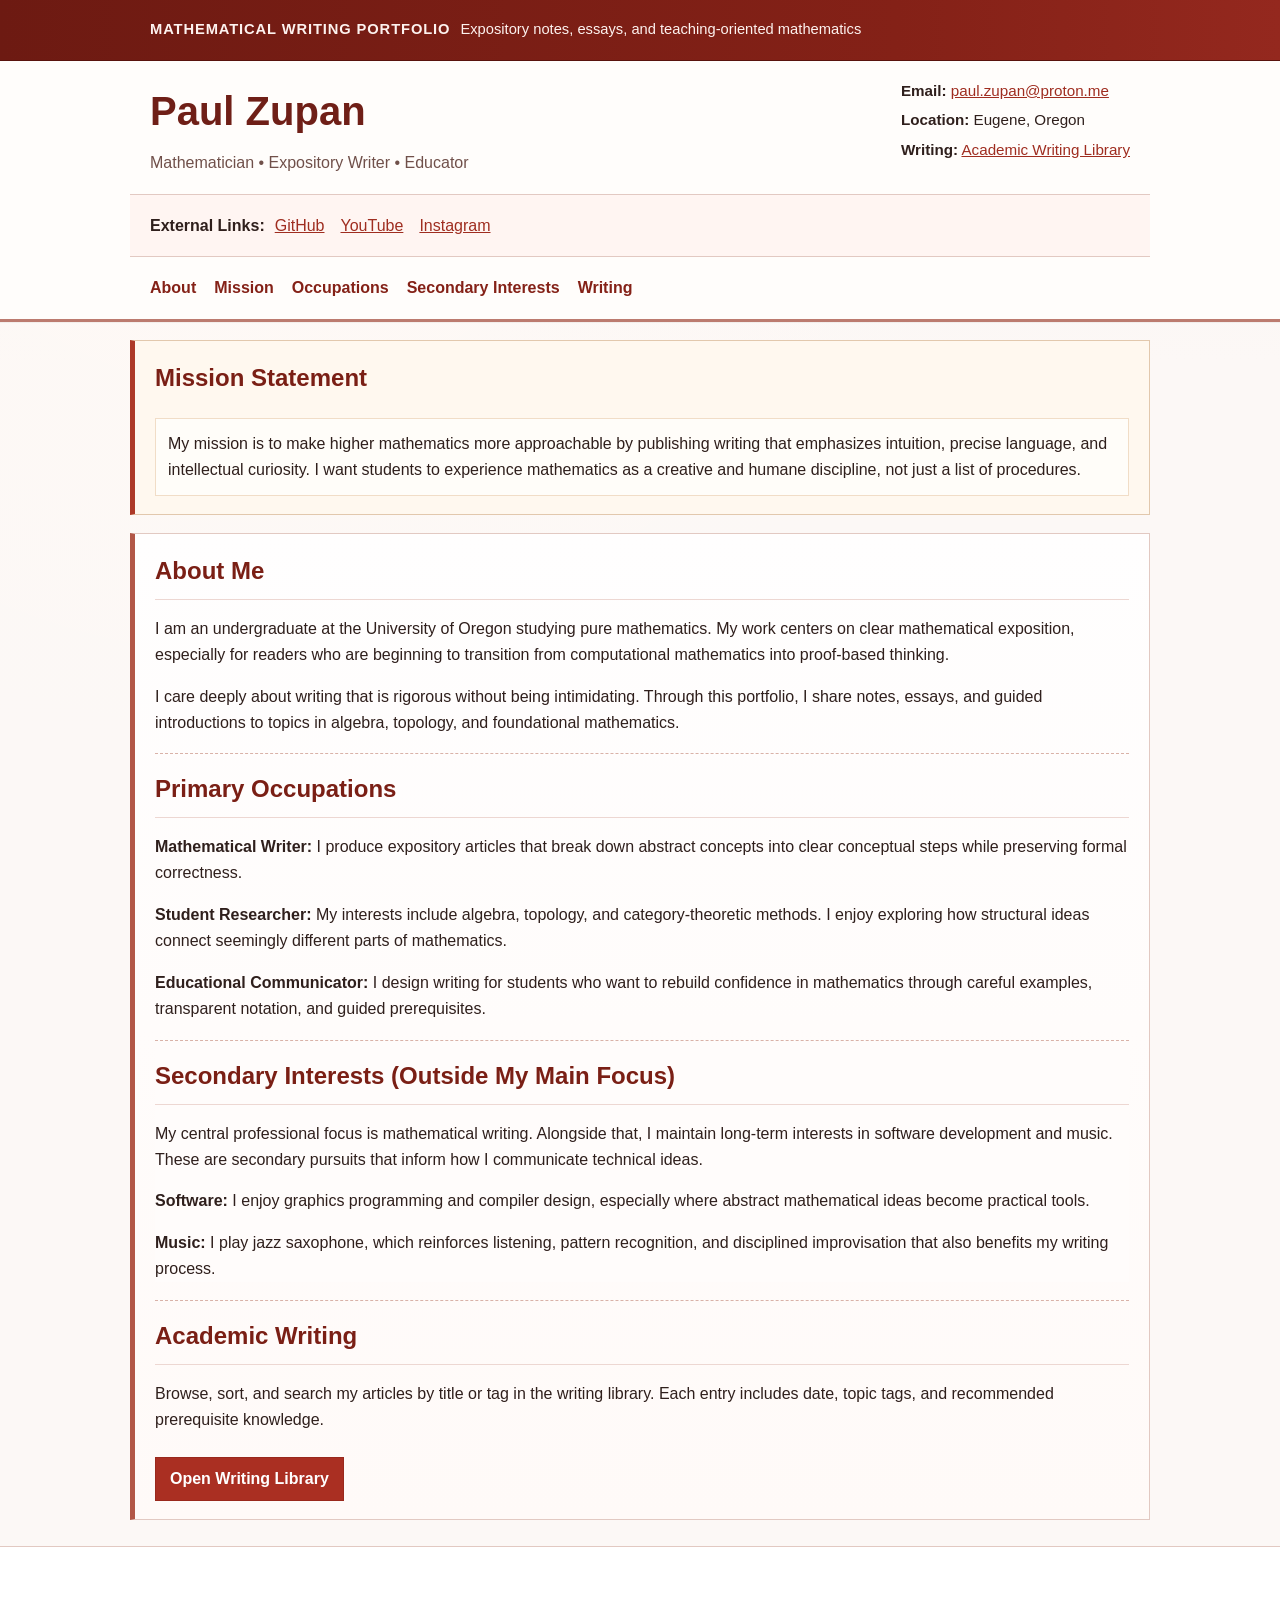
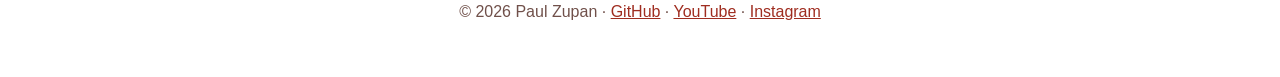
<file: index.html>
<!DOCTYPE html>
<html lang="en">
  <head>
    <meta charset="UTF-8">
    <meta name="viewport" content="width=device-width, initial-scale=1.0">
    <title>Paul Zupan | Mathematical Writing Portfolio</title>
    <link rel="stylesheet" href="style.css">
  </head>
  <body>
    <div class="top-strip">
      <div class="container top-strip-content">
        <span class="kicker">Mathematical Writing Portfolio</span>
        <span>Expository notes, essays, and teaching-oriented mathematics</span>
      </div>
    </div>

    <header class="site-header">
      <div class="container header-content">
        <div>
          <h1>Paul Zupan</h1>
          <p class="subtitle">Mathematician • Expository Writer • Educator</p>
        </div>
        <ul class="contact-list" aria-label="Contact details">
          <li><strong>Email:</strong> <a href="mailto:paul.zupan@proton.me">paul.zupan@proton.me</a></li>
          <li><strong>Location:</strong> Eugene, Oregon</li>
          <li><strong>Writing:</strong> <a href="blog/index.html">Academic Writing Library</a></li>
        </ul>
      </div>
      <div class="container social-row">
        <strong>External Links:</strong>
        <ul class="social-links" aria-label="Social links">
          <li><a href="https://github.com/eggsontoast1672">GitHub</a></li>
          <li><a href="https://www.youtube.com/@eggsontoast1672">YouTube</a></li>
          <li><a href="https://www.instagram.com/eggsontoast1672">Instagram</a></li>
        </ul>
      </div>
      <div class="container">
        <nav aria-label="Primary">
          <a href="#about">About</a>
          <a href="#mission">Mission</a>
          <a href="#occupations">Occupations</a>
          <a href="#secondary">Secondary Interests</a>
          <a href="#writing">Writing</a>
        </nav>
      </div>
    </header>

    <main>
      <section id="mission" class="container mission-panel">
        <h2>Mission Statement</h2>
        <p class="mission-text">
          My mission is to make higher mathematics more approachable by publishing
          writing that emphasizes intuition, precise language, and intellectual
          curiosity. I want students to experience mathematics as a creative and
          humane discipline, not just a list of procedures.
        </p>
      </section>

      <section class="container panel unified-panel">
        <section id="about" class="unified-block">
          <h2>About Me</h2>
          <p>
            I am an undergraduate at the University of Oregon studying pure mathematics.
            My work centers on clear mathematical exposition, especially for readers who
            are beginning to transition from computational mathematics into proof-based
            thinking.
          </p>
          <p>
            I care deeply about writing that is rigorous without being intimidating.
            Through this portfolio, I share notes, essays, and guided introductions to
            topics in algebra, topology, and foundational mathematics.
          </p>
        </section>

        <section id="occupations" class="unified-block">
          <h2>Primary Occupations</h2>
          <p>
            <strong>Mathematical Writer:</strong> I produce expository articles that
            break down abstract concepts into clear conceptual steps while preserving
            formal correctness.
          </p>
          <p>
            <strong>Student Researcher:</strong> My interests include algebra, topology,
            and category-theoretic methods. I enjoy exploring how structural ideas
            connect seemingly different parts of mathematics.
          </p>
          <p>
            <strong>Educational Communicator:</strong> I design writing for students who
            want to rebuild confidence in mathematics through careful examples,
            transparent notation, and guided prerequisites.
          </p>
        </section>

        <section id="secondary" class="unified-block secondary-panel">
          <h2>Secondary Interests (Outside My Main Focus)</h2>
          <p>
            My central professional focus is mathematical writing. Alongside that,
            I maintain long-term interests in software development and music. These
            are secondary pursuits that inform how I communicate technical ideas.
          </p>
          <p>
            <strong>Software:</strong> I enjoy graphics programming and compiler design,
            especially where abstract mathematical ideas become practical tools.
          </p>
          <p>
            <strong>Music:</strong> I play jazz saxophone, which reinforces listening,
            pattern recognition, and disciplined improvisation that also benefits my
            writing process.
          </p>
        </section>

        <section id="writing" class="unified-block">
          <h2>Academic Writing</h2>
          <p>
            Browse, sort, and search my articles by title or tag in the writing
            library. Each entry includes date, topic tags, and recommended prerequisite
            knowledge.
          </p>
          <a class="button" href="blog/index.html">Open Writing Library</a>
        </section>
      </section>
    </main>

    <footer>
      <div class="container">
        <p>© 2026 Paul Zupan · <a href="https://github.com/eggsontoast1672">GitHub</a> · <a href="https://www.youtube.com/@eggsontoast1672">YouTube</a> · <a href="https://www.instagram.com/eggsontoast1672">Instagram</a></p>
      </div>
    </footer>
  </body>
</html>
</file>
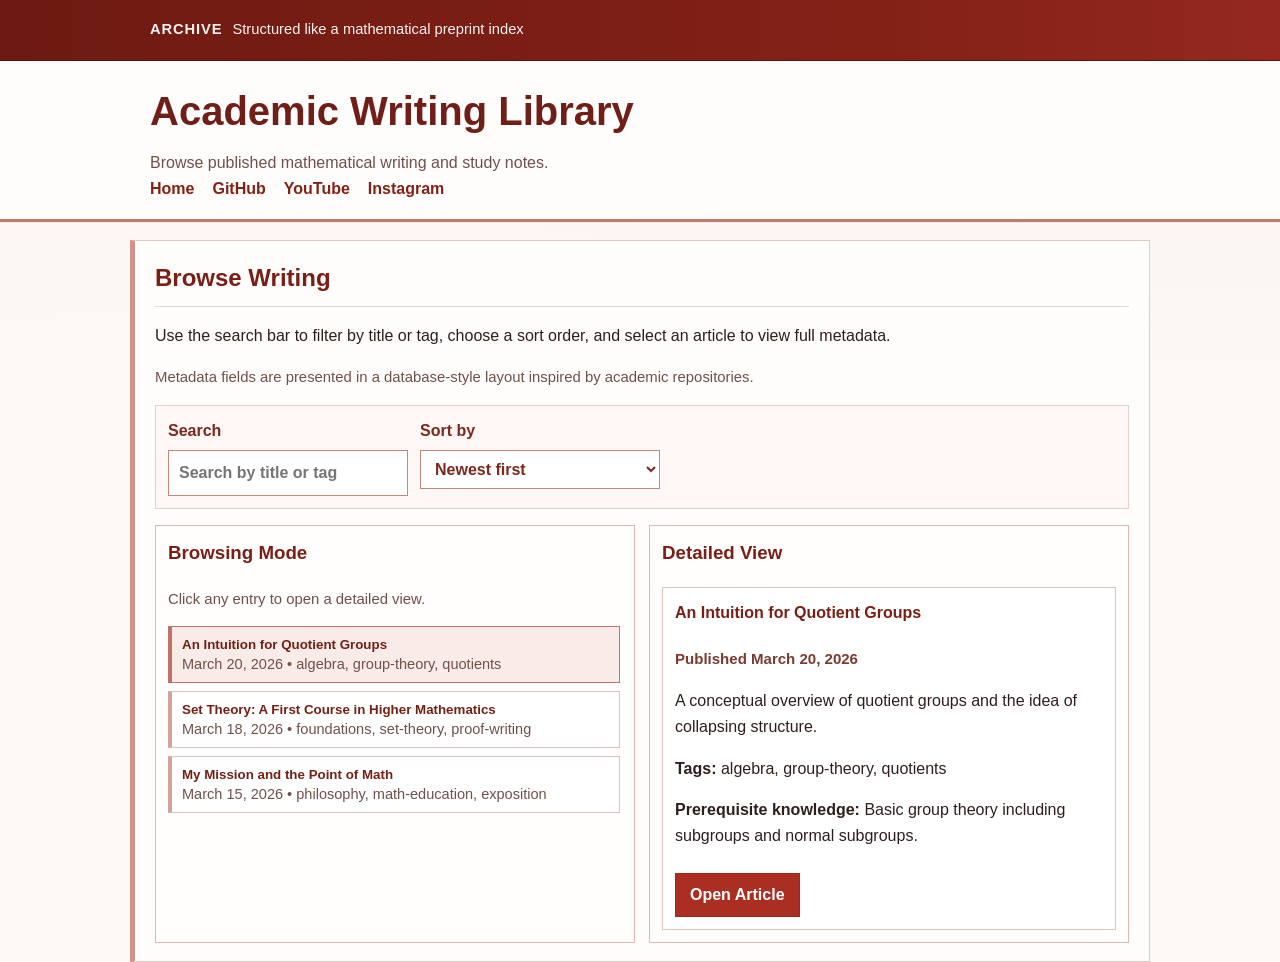
<file: blog/index.html>
<!DOCTYPE html>
<html lang="en">
  <head>
    <meta charset="UTF-8">
    <meta name="viewport" content="width=device-width, initial-scale=1.0">
    <title>Paul Zupan | Academic Writing Library</title>
    <link rel="stylesheet" href="../style.css">
  </head>

  <body>
    <div class="top-strip">
      <div class="container top-strip-content">
        <span class="kicker">Archive</span>
        <span>Structured like a mathematical preprint index</span>
      </div>
    </div>

    <header class="site-header">
      <div class="container">
        <h1>Academic Writing Library</h1>
        <p class="subtitle">Browse published mathematical writing and study notes.</p>
        <nav>
          <a href="../index.html">Home</a>
          <a href="https://github.com/eggsontoast1672">GitHub</a>
          <a href="https://www.youtube.com/@eggsontoast1672">YouTube</a>
          <a href="https://www.instagram.com/eggsontoast1672">Instagram</a>
        </nav>
      </div>
    </header>

    <main class="container panel writing-library">
      <h2>Browse Writing</h2>
      <p>
        Use the search bar to filter by title or tag, choose a sort order, and
        select an article to view full metadata.
      </p>
      <p class="small-text">
        Metadata fields are presented in a database-style layout inspired by academic repositories.
      </p>

      <div class="library-controls">
        <label class="control-group">
          Search
          <input
            id="searchInput"
            type="search"
            placeholder="Search by title or tag"
            aria-label="Search by title or tag"
          >
        </label>

        <label class="control-group">
          Sort by
          <select id="sortSelect" aria-label="Sort articles">
            <option value="newest">Newest first</option>
            <option value="oldest">Oldest first</option>
            <option value="title-asc">Title (A to Z)</option>
            <option value="title-desc">Title (Z to A)</option>
          </select>
        </label>
      </div>

      <div class="library-grid">
        <section class="browse-pane" aria-labelledby="browse-heading">
          <h3 id="browse-heading">Browsing Mode</h3>
          <p class="small-text">Click any entry to open a detailed view.</p>
          <div id="articleList" class="article-list"></div>
          <p id="emptyState" class="small-text" hidden>
            No articles match your search. Try a different title keyword or tag.
          </p>
        </section>

        <section class="detail-pane" aria-labelledby="detail-heading">
          <h3 id="detail-heading">Detailed View</h3>
          <article id="articleDetail" class="detail-card">
            <p class="small-text">Select an article from the list to view details.</p>
          </article>
        </section>
      </div>

      <noscript>
        <hr>
        <h3>Article Links (JavaScript disabled)</h3>
        <ul>
          <li><a href="the-point.html">My Mission and the Point of Math</a></li>
          <li><a href="set-theory.html">Set Theory: A First Course in Mathematics</a></li>
          <li><a href="first-post.html">An Intuition for Quotient Groups</a></li>
        </ul>
      </noscript>
    </main>

    <script src="library.js"></script>
  </body>
</html>
</file>
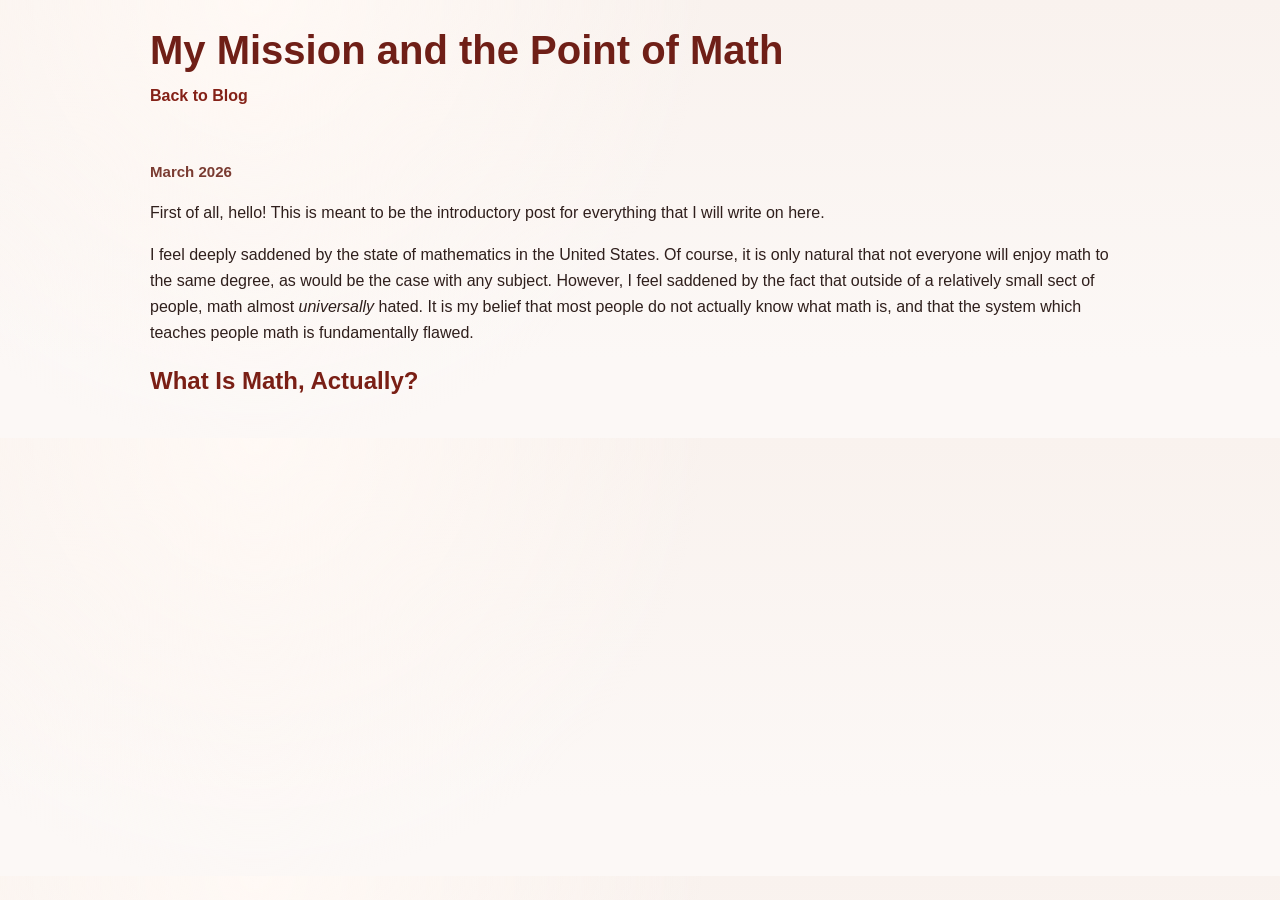
<file: blog/the-point.html>
<!DOCTYPE html>
<html lang="en">
  <head>
    <meta charset="UTF-8">
    <title>My Mission and the Point of Math</title>
    <link rel="stylesheet" href="../style.css">
  </head>

  <body>
    <header>
      <div class="container">
        <h1>My Mission and the Point of Math</h1>
        <nav>
          <a href="index.html">Back to Blog</a>
        </nav>
      </div>
    </header>

    <div class="container">
      <p class="date">March 2026</p>

      <p>
      First of all, hello! This is meant to be the introductory post for
      everything that I will write on here.
      </p>

      <p>
      I feel deeply saddened by the state of mathematics in the United States.
      Of course, it is only natural that not everyone will enjoy math to the
      same degree, as would be the case with any subject. However, I feel
      saddened by the fact that outside of a relatively small sect of people,
      math almost <i>universally</i> hated. It is my belief that most people do
      not actually know what math is, and that the system which teaches people
      math is fundamentally flawed.
      </p>

      <h2>What Is Math, Actually?</h2>
    </div>
  </body>
</html>
</file>
<file: style.css>
:root {
  --bg: #fcf7f4;
  --panel: #fffdfb;
  --text: #2f1f1c;
  --muted: #70504a;
  --line: #e2c9c2;
  --line-dark: #bc7b6f;
  --accent: #9f2d20;
  --accent-dark: #7e1d14;
  --accent-soft: #f9ebe8;
  --strip: #7f1f16;
}

*,
*::before,
*::after {
  box-sizing: border-box;
}

body {
  margin: 0;
  font-family: Arial, Helvetica, sans-serif;
  background:
    radial-gradient(circle at 20% 0%, #fff9f5 0%, rgba(255, 249, 245, 0) 40%),
    linear-gradient(180deg, #f9f2ee 0%, #fcf8f6 360px);
  color: var(--text);
  line-height: 1.62;
}

a {
  color: var(--accent);
  text-decoration: underline;
}

a:hover,
a:focus-visible {
  color: var(--accent-dark);
}

.container {
  max-width: 1020px;
  margin: 0 auto;
  padding: 18px 20px;
}

.top-strip {
  background: linear-gradient(90deg, #6d1a12 0%, #842117 70%, #94281e 100%);
  color: #fdf2ef;
  border-bottom: 1px solid #59130d;
  font-size: 0.92rem;
}

.top-strip-content {
  display: flex;
  gap: 10px;
  flex-wrap: wrap;
  align-items: center;
}

.kicker {
  text-transform: uppercase;
  letter-spacing: 0.06em;
  font-weight: 700;
}

.site-header {
  background: var(--panel);
  border-bottom: 3px solid var(--line-dark);
  box-shadow: 0 1px 0 rgba(0, 0, 0, 0.04);
}

.header-content {
  display: flex;
  justify-content: space-between;
  gap: 18px;
  align-items: flex-start;
}

h1 {
  margin: 0;
  font-family: "Trebuchet MS", Arial, sans-serif;
  font-size: clamp(2rem, 4vw, 2.5rem);
  color: #6f1f17;
}

h2,
h3,
h4 {
  color: #7a1f15;
  margin-top: 0;
}

.subtitle {
  color: var(--muted);
  margin: 6px 0 0;
}

.contact-list {
  list-style: none;
  margin: 0;
  padding: 0;
  font-size: 0.95rem;
}

.contact-list li + li {
  margin-top: 5px;
}

.social-row {
  display: flex;
  gap: 10px;
  align-items: baseline;
  border-top: 1px solid var(--line);
  border-bottom: 1px solid var(--line);
  background: #fff5f2;
}

.social-links {
  margin: 0;
  padding: 0;
  list-style: none;
  display: flex;
  flex-wrap: wrap;
  gap: 16px;
}

nav {
  display: flex;
  flex-wrap: wrap;
  gap: 12px 18px;
}

nav a {
  text-decoration: none;
  color: #842117;
  font-weight: 700;
}

nav a:hover,
nav a:focus-visible {
  text-decoration: underline;
}

.panel {
  background: var(--panel);
  border: 1px solid var(--line);
  border-left: 5px solid #d19388;
  margin-top: 18px;
}

.panel h2 {
  margin-bottom: 10px;
  border-bottom: 1px solid #edd7d2;
  padding-bottom: 8px;
}

.unified-panel {
  border-left-color: #b25747;
  background:
    linear-gradient(180deg, #fffefe 0%, #fffaf8 100%);
}

.unified-block + .unified-block {
  margin-top: 18px;
  padding-top: 16px;
  border-top: 1px dashed #d9b2a8;
}

.mission-panel {
  background: #fff8ef;
  border: 1px solid #e2c8ad;
  border-left: 5px solid #ad3928;
  margin-top: 18px;
}

.mission-text {
  margin: 0;
  padding: 12px;
  background: #fffdf9;
  border: 1px solid #f1ddc7;
}

.secondary-panel {
  background: #fffcfb;
}

.button {
  display: inline-block;
  margin-top: 8px;
  padding: 8px 14px;
  border: 1px solid #99291d;
  background: #aa2f22;
  color: #fff;
  text-decoration: none;
  font-weight: 700;
}

.button:hover,
.button:focus-visible {
  background: #8b2218;
  color: #fff;
}

.writing-library h2 {
  margin-top: 0;
}

.library-controls {
  display: flex;
  flex-wrap: wrap;
  gap: 12px;
  margin: 16px 0;
  padding: 12px;
  border: 1px solid #e6ceca;
  background: #fff7f5;
}

.control-group {
  display: flex;
  flex-direction: column;
  gap: 6px;
  font-weight: 700;
  color: #7c281d;
  min-width: 240px;
}

input[type="search"],
select {
  border: 1px solid #c9877b;
  border-radius: 0;
  padding: 9px 10px;
  font: inherit;
  color: inherit;
  background: #fff;
}

input[type="search"]:focus-visible,
select:focus-visible {
  outline: 2px solid #cd6f61;
  outline-offset: 1px;
}

.library-grid {
  display: grid;
  grid-template-columns: minmax(0, 1fr) minmax(0, 1fr);
  gap: 14px;
}

.browse-pane,
.detail-pane {
  border: 1px solid #ddb7b0;
  padding: 12px;
  background: #fffefd;
}

.article-list {
  display: flex;
  flex-direction: column;
  gap: 8px;
  max-height: 460px;
  overflow: auto;
  padding-right: 2px;
}

.article-item {
  width: 100%;
  text-align: left;
  border: 1px solid #e0c3bd;
  border-left: 4px solid #d7a199;
  padding: 10px;
  background: #fff;
  cursor: pointer;
}

.article-item:hover,
.article-item:focus-visible {
  border-left-color: #bf4f41;
  border-color: #cf8d83;
}

.article-item.active {
  border-left-color: #9f2d20;
  border-color: #bf7368;
  background: var(--accent-soft);
}

.article-title {
  display: block;
  font-weight: 700;
  color: #742015;
}

.article-meta {
  display: block;
  margin-top: 4px;
  color: var(--muted);
  font-size: 0.91rem;
}

.detail-card {
  background: #fff;
  border: 1px solid #e1c2bc;
  padding: 12px;
}

.small-text {
  color: var(--muted);
  font-size: 0.93rem;
}

.date {
  color: #7a3b31;
  font-size: 0.94rem;
  font-weight: 700;
}

footer {
  margin-top: 26px;
  border-top: 1px solid var(--line);
  background: #fff;
  text-align: center;
  color: var(--muted);
  padding: 18px 0;
}

@media (max-width: 860px) {
  .header-content {
    flex-direction: column;
  }

  .social-row {
    flex-direction: column;
    align-items: flex-start;
  }

  .library-grid {
    grid-template-columns: 1fr;
  }
}
</file>
